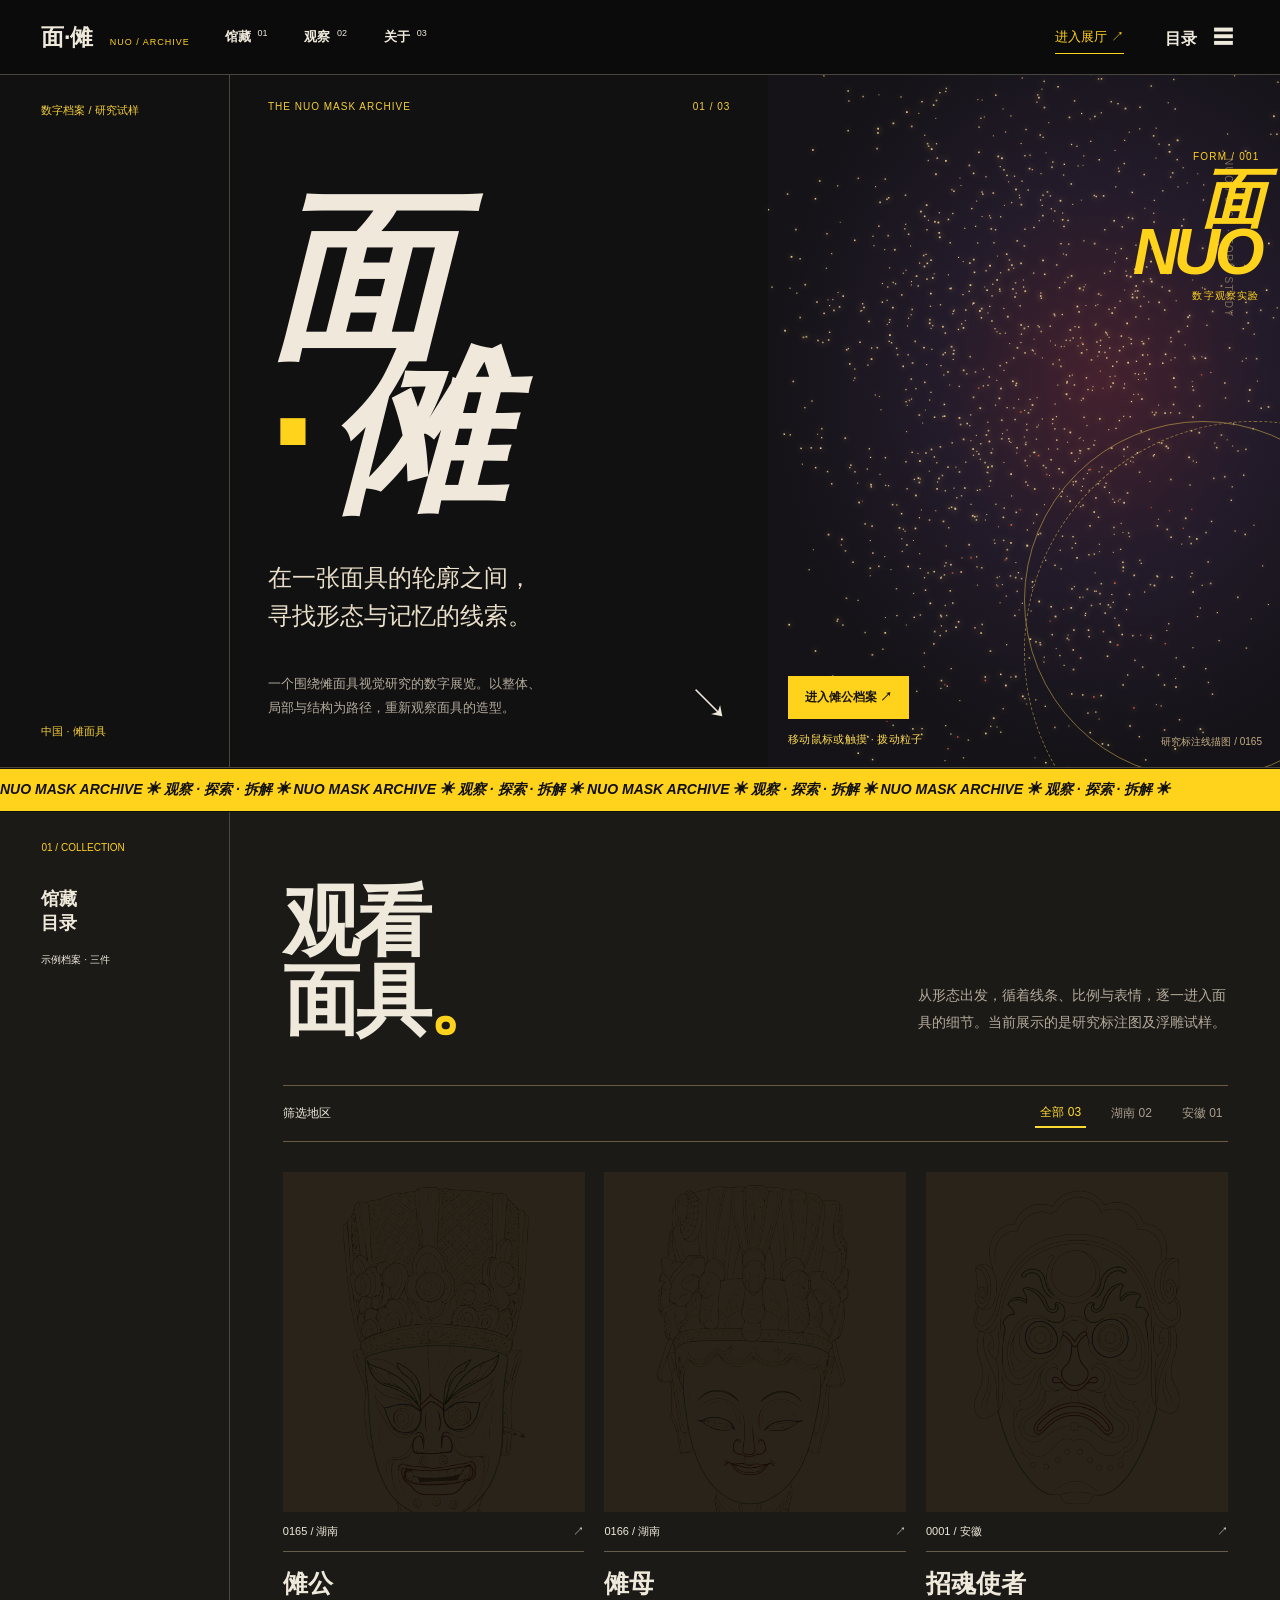
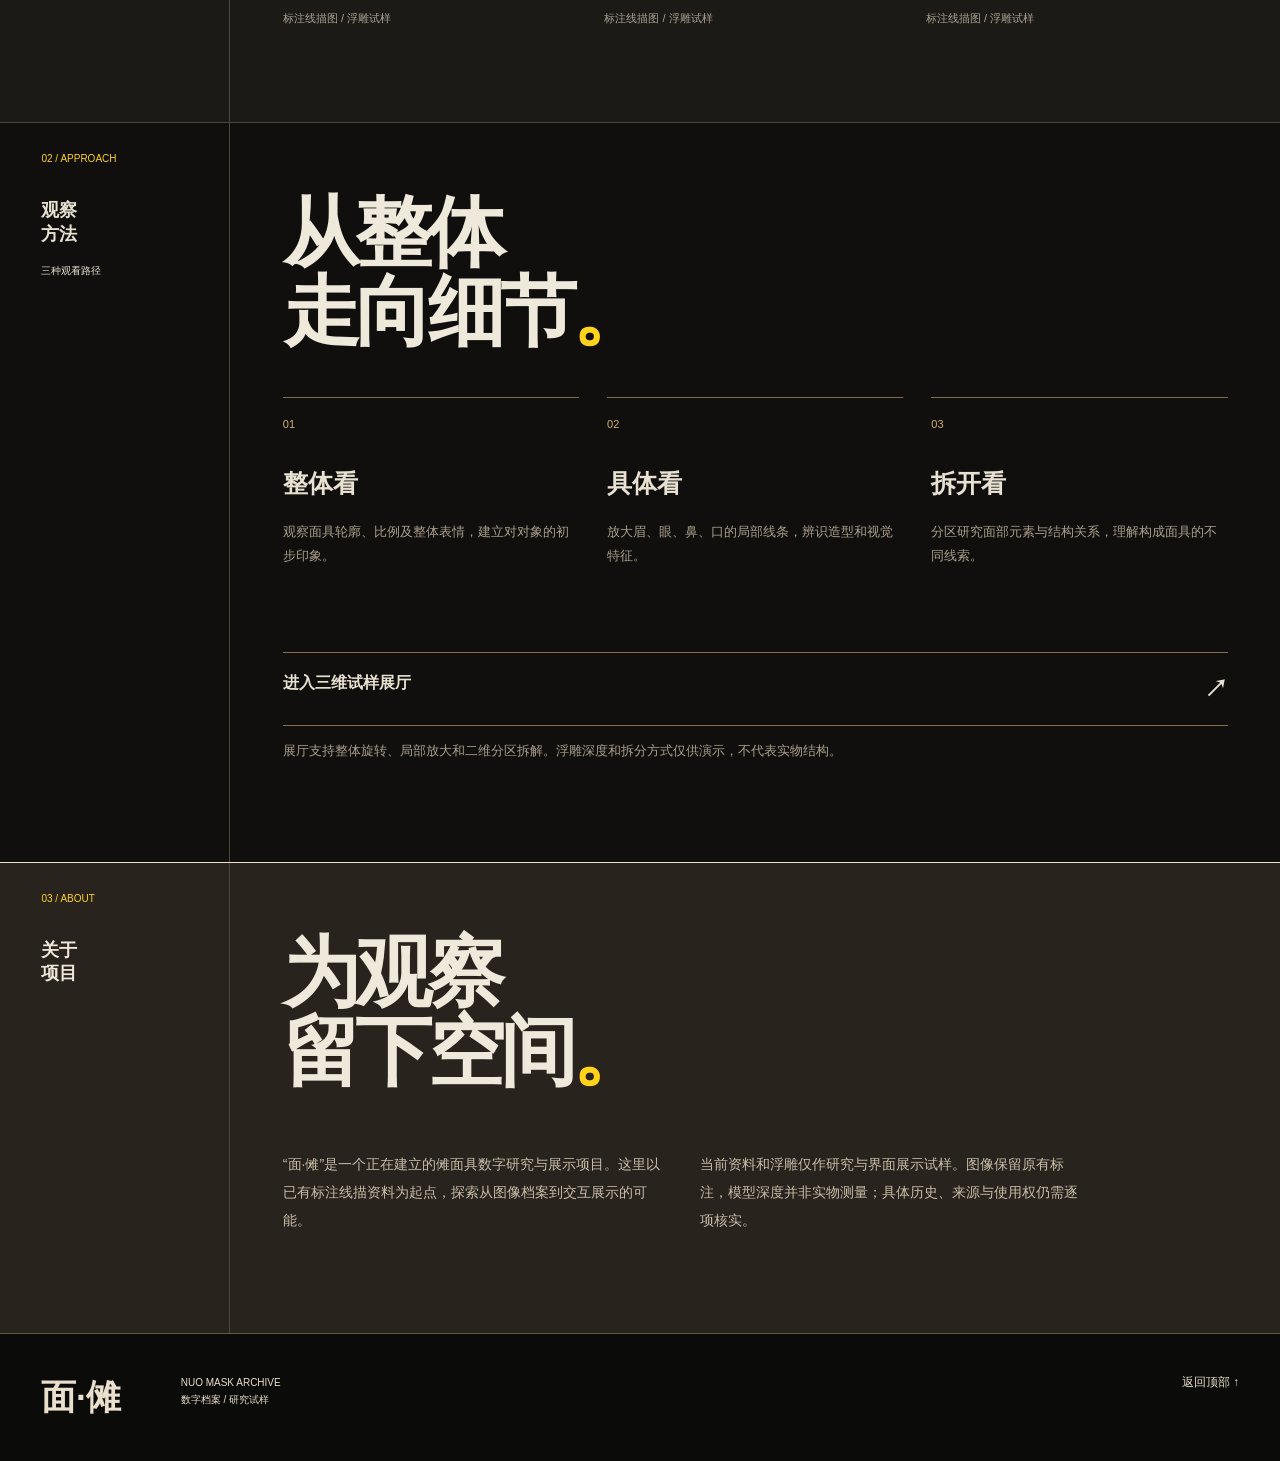
<file: index.html>
<!doctype html><html lang="zh-CN"><head><meta charset="utf-8"><meta name="viewport" content="width=device-width,initial-scale=1"><title>面 · 傩 — 数字档案</title><link rel="stylesheet" href="style.css"></head><body><header class="top"><a class="logo" href="#home">面·傩 <span>NUO / ARCHIVE</span></a><nav><a href="#collection">馆藏 <sup>01</sup></a><a href="#observe">观察 <sup>02</sup></a><a href="#about">关于 <sup>03</sup></a></nav><a class="toplink" href="viewer/index.html">进入展厅 ↗</a><button id="menu" aria-expanded="false">目录 <span>☰</span></button></header><div id="overlay" hidden><div class="overlay-head"><span>面·傩 / 内容目录</span><button id="close">关闭 ×</button></div><div class="overlay-body"><a href="#home">序言 <small>00</small></a><a href="#collection">馆藏 <small>01</small></a><a href="#observe">观察 <small>02</small></a><a href="#about">关于 <small>03</small></a></div></div><main><section id="home" class="hero"><div class="hero-left"><span>数字档案 / 研究试样</span><span>中国 · 傩面具</span></div><div class="hero-main"><div class="hero-kicker">THE NUO MASK ARCHIVE <span>01 / 03</span></div><h1>面<br><em>·</em> 傩</h1><p class="lead">在一张面具的轮廓之间，<br>寻找形态与记忆的线索。</p><div class="hero-bottom"><p>一个围绕傩面具视觉研究的数字展览。以整体、局部与结构为路径，重新观察面具的造型。</p><a class="arrow" href="#collection" aria-label="浏览馆藏">↘</a></div></div><div class="hero-image"><img src="images/01_傩公.png" alt="湖南傩公研究标注线描图"><span>研究标注线描图 / 0165</span></div></section><section id="collection" class="collection"><div class="section-label"><span>01 / COLLECTION</span><p>馆藏<br>目录</p><small>示例档案 · 三件</small></div><div class="section-content"><div class="section-title"><h2>观看<br>面具<span>。</span></h2><p>从形态出发，循着线条、比例与表情，逐一进入面具的细节。当前展示的是研究标注图及浮雕试样。</p></div><div class="filter"><span>筛选地区</span><button class="active" data-filter="全部">全部 03</button><button data-filter="湖南">湖南 02</button><button data-filter="安徽">安徽 01</button></div><div class="grid"><article data-region="湖南"><a href="viewer/index.html"><div class="art-image"><img src="images/01_傩公.png" alt="傩公研究图"></div><div class="art-meta"><span>0165 / 湖南</span><span>↗</span></div><h3>傩公</h3><p>标注线描图 / 浮雕试样</p></a></article><article data-region="湖南"><a href="viewer/index.html?item=1"><div class="art-image"><img src="images/02_傩母.png" alt="傩母研究图"></div><div class="art-meta"><span>0166 / 湖南</span><span>↗</span></div><h3>傩母</h3><p>标注线描图 / 浮雕试样</p></a></article><article data-region="安徽"><a href="viewer/index.html?item=2"><div class="art-image"><img src="images/03_招魂使者.png" alt="招魂使者研究图"></div><div class="art-meta"><span>0001 / 安徽</span><span>↗</span></div><h3>招魂使者</h3><p>标注线描图 / 浮雕试样</p></a></article></div></div></section><section id="observe" class="observe"><div class="section-label"><span>02 / APPROACH</span><p>观察<br>方法</p><small>三种观看路径</small></div><div class="section-content"><h2>从整体<br>走向细节<span>。</span></h2><div class="steps"><div><span>01</span><h3>整体看</h3><p>观察面具轮廓、比例及整体表情，建立对对象的初步印象。</p></div><div><span>02</span><h3>具体看</h3><p>放大眉、眼、鼻、口的局部线条，辨识造型和视觉特征。</p></div><div><span>03</span><h3>拆开看</h3><p>分区研究面部元素与结构关系，理解构成面具的不同线索。</p></div></div><a class="enter" href="viewer/index.html">进入三维试样展厅 <span>↗</span></a><p class="notice">展厅支持整体旋转、局部放大和二维分区拆解。浮雕深度和拆分方式仅供演示，不代表实物结构。</p></div></section><section id="about" class="about"><div class="section-label"><span>03 / ABOUT</span><p>关于<br>项目</p></div><div class="section-content"><h2>为观察<br>留下空间<span>。</span></h2><div class="abouttext"><p>“面·傩”是一个正在建立的傩面具数字研究与展示项目。这里以已有标注线描资料为起点，探索从图像档案到交互展示的可能。</p><p>当前资料和浮雕仅作研究与界面展示试样。图像保留原有标注，模型深度并非实物测量；具体历史、来源与使用权仍需逐项核实。</p></div></div></section></main><footer><strong>面·傩</strong><span>NUO MASK ARCHIVE<br>数字档案 / 研究试样</span><a href="#home">返回顶部 ↑</a></footer><script src="particle-image.js"></script><script src="app.js"></script></body></html>
</file>
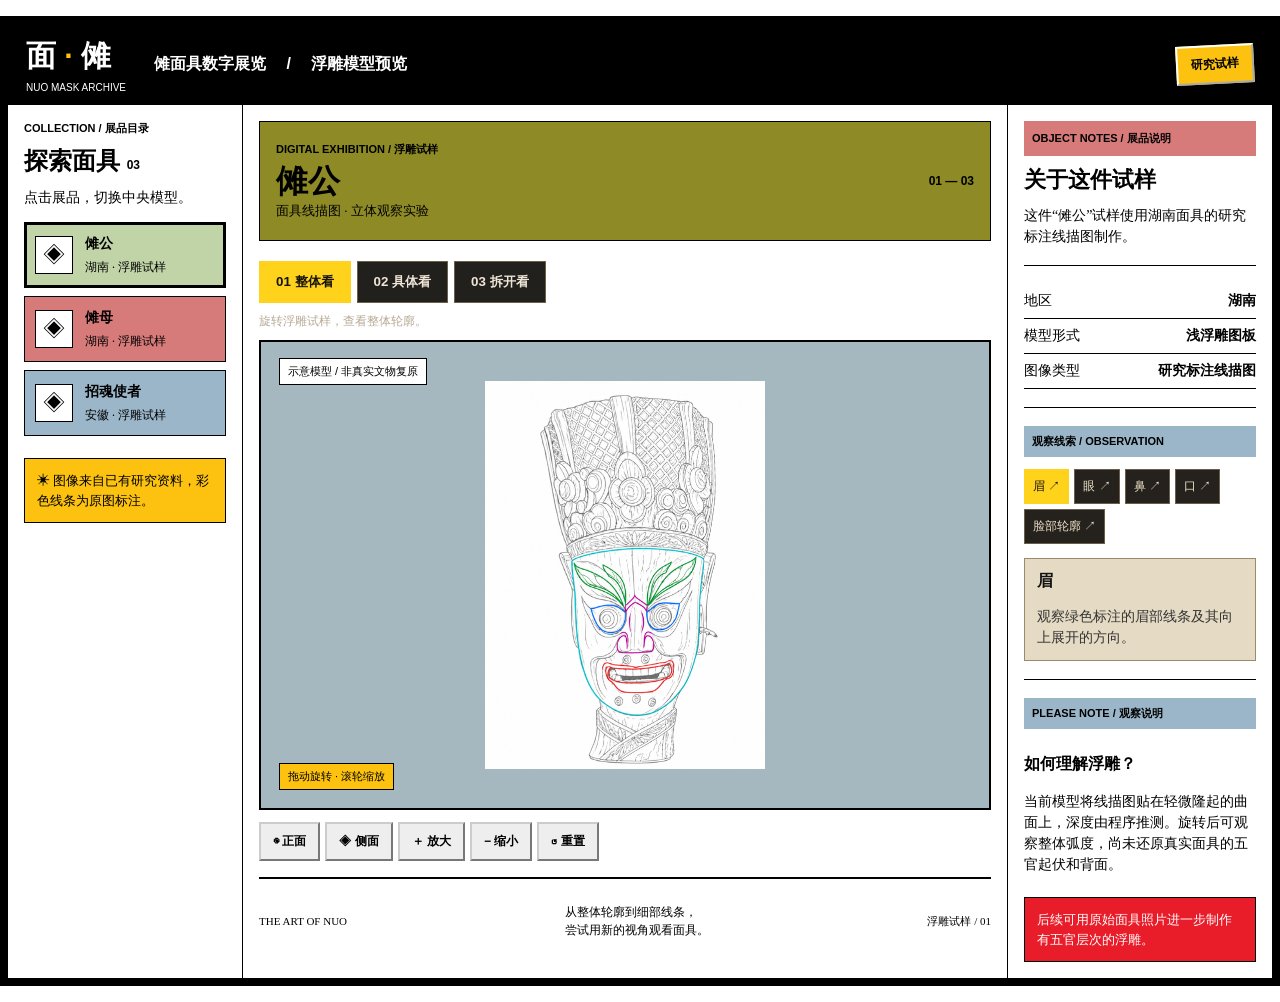
<file: viewer/index.html>
<!doctype html><html lang="zh-CN"><head><meta charset="utf-8"><meta name="viewport" content="width=device-width,initial-scale=1"><title>面·傩 | 浮雕试样展厅</title><link rel="stylesheet" href="style.css"></head><body><header><div class="brand">面 <em>·</em> 傩 <small>NUO MASK ARCHIVE</small></div><span>傩面具数字展览　 /　 浮雕模型预览</span><div class="badge">研究试样</div></header><main><aside><div class="eyebrow">COLLECTION / 展品目录</div><h2>探索面具 <small>03</small></h2><p>点击展品，切换中央模型。</p><div id="list"></div><div class="note">✳ 图像来自已有研究资料，彩色线条为原图标注。</div></aside><section><div class="top"><div><div class="eyebrow">DIGITAL EXHIBITION / 浮雕试样</div><h1 id="name"></h1><p>面具线描图 · 立体观察实验</p></div><span class="number">01 — 03</span></div><div class="modes" role="group" aria-label="观察方式"><button class="selected" data-mode="whole">01 整体看</button><button data-mode="detail">02 具体看</button><button data-mode="split">03 拆开看</button></div><p id="mode-explainer" class="mode-explainer">旋转浮雕试样，查看整体轮廓。</p><div class="stage"><div class="stage-label">示意模型 / 非真实文物复原</div><canvas id="view" width="1100" height="750" aria-label="面具浮雕模型"></canvas><div id="inspection" hidden><div id="photo-frame"><img id="base-image" alt="面具研究标注图"><div id="segments"></div><div id="markers"></div><div id="lens" hidden></div></div></div><div id="error"></div><div class="hint">拖动旋转 · 滚轮缩放</div></div><div class="controls"><button id="front">◉ 正面</button><button id="angle">◈ 侧面</button><button id="zoomIn">＋ 放大</button><button id="zoomOut">− 缩小</button><button id="reset">↺ 重置</button></div><div class="caption"><span>THE ART OF NUO</span><p>从整体轮廓到细部线条，<br>尝试用新的视角观看面具。</p><span>浮雕试样 / 01</span></div></section><aside class="right"><div class="eyebrow">OBJECT NOTES / 展品说明</div><h2>关于这件试样</h2><p id="desc"></p><div class="rule"></div><div class="meta"><span>地区</span><b id="region"></b></div><div class="meta"><span>模型形式</span><b>浅浮雕图板</b></div><div class="meta"><span>图像类型</span><b>研究标注线描图</b></div><div class="rule"></div><div class="eyebrow">观察线索 / OBSERVATION</div><div id="part-buttons"></div><div class="selection-info" aria-live="polite"><b id="part-title">选择一个部位</b><p id="part-description">在“具体看”或“拆开看”中选择眉、眼、鼻、口或面部轮廓。</p></div><div class="rule"></div><div class="eyebrow">PLEASE NOTE / 观察说明</div><h3>如何理解浮雕？</h3><p>当前模型将线描图贴在轻微隆起的曲面上，深度由程序推测。旋转后可观察整体弧度，尚未还原真实面具的五官起伏和背面。</p><div class="note">后续可用原始面具照片进一步制作有五官层次的浮雕。</div></aside></main><script src="models.js"></script><script src="viewer.js"></script><script src="observe.js"></script></body></html>
</file>
<file: style.css>
*{box-sizing:border-box}html{scroll-behavior:smooth}body{margin:0;color:#151515;background:#e6e6e1;font-family:Arial,'Microsoft YaHei',sans-serif}a{color:inherit;text-decoration:none}button{font:inherit;cursor:pointer}img{display:block;max-width:100%}.top{height:75px;display:flex;align-items:center;border-bottom:1px solid #151515;padding:0 3.2%;gap:35px;background:#ecece7}.logo{font-weight:900;font-size:23px;white-space:nowrap}.logo span{font:9px Arial;letter-spacing:1px;margin-left:10px}.top nav{display:flex;gap:37px;flex:1}.top nav a{font-size:13px;font-weight:bold}.top sup{font:9px Arial;margin-left:3px}.toplink{font-size:13px;border-bottom:1px solid;padding:7px 0}.top button,.overlay-head button{border:0;background:none;font-weight:bold}.top button span{font-size:20px;margin-left:12px}.hero{display:grid;grid-template-columns:18% 42% 40%;min-height:680px;border-bottom:1px solid}.hero-left{padding:28px 18%;border-right:1px solid;display:flex;flex-direction:column;justify-content:space-between;font-size:11px}.hero-main{padding:26px 7% 35px;display:flex;flex-direction:column}.hero-kicker{display:flex;justify-content:space-between;font-size:10px;letter-spacing:1px}.hero h1{font-size:clamp(110px,14vw,210px);line-height:.85;letter-spacing:-.08em;margin:90px 0 28px;font-weight:900}.hero h1 em{font-style:normal;color:#aa432d}.lead{font:24px/1.6 'Microsoft YaHei',sans-serif}.hero-bottom{margin-top:auto;display:flex;align-items:end;gap:20px}.hero-bottom p{max-width:280px;font-size:13px;line-height:1.8}.arrow{font-size:42px;margin-left:auto}.hero-image{background:#ccc9c0;position:relative;display:flex;align-items:center;justify-content:center;padding:6%}.hero-image img{height:570px;width:100%;object-fit:contain;mix-blend-mode:multiply}.hero-image span{position:absolute;right:18px;bottom:18px;font-size:10px}.collection,.observe,.about{display:grid;grid-template-columns:18% 82%;border-bottom:1px solid}.section-label{border-right:1px solid;padding:30px 18%;font-size:10px}.section-label p{font-size:18px;font-weight:bold;line-height:1.3;margin-top:35px}.section-label small{font-size:10px}.section-content{padding:70px 5% 85px}.section-title{display:flex;justify-content:space-between;align-items:end;gap:30px}.section-content h2{font-size:clamp(54px,6vw,90px);line-height:1.03;letter-spacing:-.06em;margin:0 0 45px}.section-content h2 span{color:#ac402d}.section-title p{font-size:14px;line-height:1.9;max-width:310px;margin-bottom:50px}.filter{display:flex;align-items:center;gap:20px;border-top:1px solid;border-bottom:1px solid;padding:13px 0;font-size:12px}.filter span{margin-right:auto}.filter button{border:0;background:none;padding:5px;color:#777}.filter button.active{color:#111;border-bottom:2px solid}.grid{display:grid;grid-template-columns:repeat(3,1fr);gap:20px;margin-top:30px}.art-image{height:340px;background:#d0cec6;display:grid;place-items:center;overflow:hidden}.art-image img{width:100%;height:100%;object-fit:contain;mix-blend-mode:multiply;transition:transform .35s}.grid a:hover img{transform:scale(1.035)}.art-meta{display:flex;justify-content:space-between;border-bottom:1px solid;padding:12px 0;font-size:11px}.grid h3{font-size:25px;margin:15px 0 5px}.grid p{font-size:11px;color:#555}.observe{background:#222;color:#eee}.observe .section-label{border-color:#888}.steps{display:grid;grid-template-columns:repeat(3,1fr);gap:28px}.steps>div{border-top:1px solid #777;padding-top:16px}.steps span{font-size:11px}.steps h3{font-size:25px;margin:35px 0 20px}.steps p,.notice{font-size:13px;line-height:1.9;color:#bdbdb8}.enter{display:flex;justify-content:space-between;border-top:1px solid #aaa;border-bottom:1px solid #aaa;margin-top:70px;padding:20px 0;font-weight:bold}.enter span{font-size:24px}.about{background:#e8e7df}.abouttext{display:grid;grid-template-columns:1fr 1fr;gap:35px;max-width:800px}.abouttext p{line-height:2;font-size:14px}footer{background:#171717;color:white;padding:40px 3.2%;display:flex;gap:60px;align-items:start}footer strong{font-size:35px}footer span{font-size:10px;line-height:1.7}footer a{margin-left:auto;font-size:12px}#overlay{position:fixed;inset:0;z-index:4;background:#181818;color:white;padding:25px 4%;overflow:auto}#overlay[hidden]{display:none}.overlay-head{display:flex;justify-content:space-between;border-bottom:1px solid #777;padding-bottom:20px;font-size:12px}.overlay-head button{color:white}.overlay-body{display:grid;max-width:950px;margin:40px auto}.overlay-body a{font-size:clamp(50px,7vw,100px);border-bottom:1px solid #666;padding:12px 0;font-weight:bold;display:flex;justify-content:space-between}.overlay-body small{font:14px Arial}body.menu-open{overflow:hidden}@media(max-width:850px){.top nav{display:none}.toplink{margin-left:auto}.hero{grid-template-columns:1fr 1fr}.hero-left{display:none}.hero h1{font-size:110px}.hero-image img{height:470px}.collection,.observe,.about{grid-template-columns:1fr}.section-label{border:0;border-bottom:1px solid;padding:20px 5%;display:flex;gap:25px;align-items:center}.section-label p{margin:0;font-size:14px}.section-content{padding:50px 5%}.art-image{height:260px}}@media(max-width:580px){.logo span,.toplink{display:none}.top button{margin-left:auto}.hero{display:flex;flex-direction:column;min-height:0}.hero-main{min-height:430px;padding:25px}.hero h1{margin-top:45px}.hero-image img{height:350px}.hero-image{min-height:380px}.section-title{display:block}.section-title p{margin-bottom:30px}.grid{grid-template-columns:1fr 1fr}.art-image{height:220px}.steps,.abouttext{grid-template-columns:1fr}.steps h3{margin:15px 0}.filter{gap:6px}.filter button{font-size:11px}footer{gap:20px}}
/* Motion follows the archive's restrained editorial rhythm. */
@media (prefers-reduced-motion:no-preference){.hero-kicker,.hero h1,.hero .lead,.hero-bottom,.hero-image img,.hero-image span{opacity:0;transform:translateY(24px);transition:opacity .8s ease,transform 1s cubic-bezier(.2,.75,.2,1)}.ready .hero-kicker,.ready .hero h1,.ready .hero .lead,.ready .hero-bottom,.ready .hero-image img,.ready .hero-image span{opacity:1;transform:translateY(0)}.hero h1{transition-delay:.08s!important}.hero .lead{transition-delay:.22s!important}.hero-bottom{transition-delay:.35s!important}.hero-image img{transition-delay:.18s!important}.hero-image span{transition-delay:.35s!important}.reveal{opacity:0;transform:translateY(30px);transition:opacity .75s ease var(--delay,0ms),transform .9s cubic-bezier(.2,.75,.2,1) var(--delay,0ms)}.reveal.seen{opacity:1;transform:translateY(0)}#overlay{opacity:0;transform:translateY(-2%);transition:opacity .4s ease,transform .4s cubic-bezier(.2,.7,.2,1)}#overlay.is-open{opacity:1;transform:translateY(0)}.overlay-body a{opacity:0;transform:translateY(22px);transition:opacity .4s ease,transform .55s cubic-bezier(.2,.7,.2,1)}#overlay.is-open .overlay-body a{opacity:1;transform:translateY(0)}#overlay.is-open .overlay-body a:nth-child(1){transition-delay:.07s}#overlay.is-open .overlay-body a:nth-child(2){transition-delay:.13s}#overlay.is-open .overlay-body a:nth-child(3){transition-delay:.19s}#overlay.is-open .overlay-body a:nth-child(4){transition-delay:.25s}.arrow,.enter span,.art-meta span:last-child{display:inline-block;transition:transform .3s ease}.arrow:hover,.enter:hover span,.grid a:hover .art-meta span:last-child{transform:translate(5px,5px)}.art-image img{transition:transform .7s cubic-bezier(.2,.7,.2,1)}.grid a:hover img{transform:scale(1.055)}}
@media (prefers-reduced-motion:reduce){html{scroll-behavior:auto}*,*::before,*::after{animation-duration:.01ms!important;transition-duration:.01ms!important}}
/* Observed reference: the principal title rises from below before navigation and copy settle. */
@media (prefers-reduced-motion:no-preference){.hero{overflow:hidden}.hero h1{opacity:1!important;transform:translateY(58vh)!important;transition:transform 1.55s cubic-bezier(.76,0,.24,1)!important;transition-delay:0s!important}.ready .hero h1{transform:translateY(0)!important}.top{opacity:0;transform:translateY(-10px);transition:opacity .6s ease 1.15s,transform .6s ease 1.15s}.ready .top{opacity:1;transform:translateY(0)}.hero-kicker{transition-delay:1.1s!important}.hero .lead{transition-delay:1.25s!important}.hero-bottom{transition-delay:1.45s!important}.hero-image img{transition-delay:1.2s!important}.hero-image span{transition-delay:1.4s!important}.hero-left{opacity:0;transition:opacity .65s ease 1.25s}.ready .hero-left{opacity:1}}
@media(prefers-reduced-motion:no-preference){
.opening{position:fixed;inset:0;z-index:20;background:#171715;color:#eae9e2;display:flex;flex-direction:column;padding:28px 3.2%;pointer-events:none;transition:transform .9s cubic-bezier(.77,0,.18,1),visibility 0s linear .9s}.opening-grid,.opening-bottom{display:flex;justify-content:space-between;font:10px Arial;letter-spacing:.12em}.opening-center{margin:auto;display:flex;flex-direction:column;align-items:center;gap:15px;overflow:hidden}.opening-center strong{font:900 clamp(100px,17vw,240px)/1 'Microsoft YaHei',sans-serif;letter-spacing:-.08em;transform:translateY(110%);transition:transform .9s cubic-bezier(.18,.8,.24,1)}.opening-run .opening-center strong{transform:translateY(0)}.opening-center i{color:#bc4932;font-style:normal}.opening-index,.opening-sub{font-size:11px;letter-spacing:.15em;opacity:0;transition:opacity .45s ease .45s}.opening-run .opening-index,.opening-run .opening-sub{opacity:1}.opening-line{height:1px;background:#555;margin-bottom:16px}.opening-line span{display:block;height:100%;width:100%;background:#ecece6;transform:scaleX(0);transform-origin:left;transition:transform 1.7s cubic-bezier(.2,.7,.2,1)}.opening-run .opening-line span{transform:scaleX(1)}.opening-exit{transform:translateY(-100%);visibility:hidden}.scroll-progress{position:fixed;z-index:19;top:0;left:0;width:100%;height:3px;background:#b33e2e;transform-origin:left;pointer-events:none}.hero-image{isolation:isolate}.hero-image img{position:relative;z-index:1;will-change:transform}.ready .hero-image img{transform:translateY(var(--drift,0px))!important}.hero-rings{position:absolute;inset:0;overflow:hidden;pointer-events:none;z-index:0;opacity:.6}.hero-rings span{position:absolute;left:50%;top:50%;width:min(70%,440px);aspect-ratio:1;border:1px solid #77776f;border-radius:50%;transform:translate(-50%,-50%);animation:ring-turn 26s linear infinite}.hero-rings span:nth-child(2){width:min(90%,560px);border-style:dashed;animation-direction:reverse;animation-duration:42s}.hero-rings i{position:absolute;top:12%;right:9%;font:10px Arial;writing-mode:vertical-rl;letter-spacing:.14em}.grid article{perspective:1000px}.art-image{transform:perspective(1000px) rotateX(var(--tilt-x,0deg)) rotateY(var(--tilt-y,0deg));transition:transform .35s ease;background:#cfccc3}.art-image:after{content:'查看档案 ↗';position:absolute;right:14px;bottom:14px;background:#1b1b19;color:#fff;padding:10px 14px;font-size:11px;opacity:0;transform:translateY(8px);transition:opacity .3s,transform .3s}.grid a:hover .art-image:after,.grid a:focus-visible .art-image:after{opacity:1;transform:translateY(0)}.art-image{position:relative}.enter{position:relative;overflow:hidden;transition:padding .35s ease,color .35s ease}.enter:before{content:'';position:absolute;inset:0;background:#e8e7df;transform:scaleY(0);transform-origin:bottom;transition:transform .35s ease}.enter:hover{color:#171715;padding-left:15px;padding-right:15px}.enter:hover:before{transform:scaleY(1)}.enter span,.enter{z-index:0}.enter span{position:relative;z-index:1}.enter:before{z-index:-1}@keyframes ring-turn{to{transform:translate(-50%,-50%) rotate(360deg)}}
}
/* Dark lacquer, aged gold and vermilion palette */
html{background:#12110f}body{background:#171613;color:#eee9db}.top{background:#171613;color:#eee9db;border-color:#4b453b}.logo span,.hero-kicker,.hero-left,.section-label span{color:#c6ad79}.toplink{color:#dfc493}.hero{border-color:#4b453b}.hero-left,.section-label{border-color:#4b453b}.hero h1{color:#f0e9db}.hero h1 em,.section-content h2 span{color:#c04a32}.lead{color:#eadfc9}.hero-bottom p,.section-title p{color:#b3aa9b}.hero-image{background:#1e1b17}.hero-image img{opacity:.72;filter:sepia(1) brightness(.75)}.hero-image.particle-ready img{opacity:0!important}.particle-canvas{position:absolute;inset:0;width:100%;height:100%;z-index:2;touch-action:pan-y}.hero-rings{opacity:.55}.hero-rings span{border-color:#927a50}.hero-rings i,.hero-image span{color:#c3ad83;z-index:3;pointer-events:none}.collection{background:#1c1a17;border-color:#4b453b}.section-content h2{color:#eee9db}.filter{border-color:#6a5b45}.filter button{color:#a99e8d}.filter button.active{color:#eed2a0;border-color:#c95135}.art-image{background:#30291f}.art-image img{filter:sepia(.7) brightness(.85)}.art-meta{border-color:#675d4e}.grid p{color:#aaa193}.observe{background:#100f0d;color:#e8e1d2}.observe .section-label{border-color:#50473a}.steps>div{border-color:#806b4b}.steps span{color:#d2ae70}.steps p,.notice{color:#aa9e8c}.enter{border-color:#866f4f}.enter:before{background:#d8bd8a}.enter:hover{color:#18140f}.about{background:#28231d;color:#eee6d8;border-color:#655744}.abouttext p{color:#c8bdab}footer{background:#0b0b0a;color:#e9dfcc}.opening{background:#0c0b0a;color:#e9dfcc}.opening-center i{color:#bf4d32}.opening-line span,.scroll-progress{background:#cf5b3b}.grid a:focus-visible,.top a:focus-visible,button:focus-visible{outline:2px solid #e3bd76;outline-offset:4px}@media(prefers-reduced-motion:reduce){.hero-image img{opacity:.8;filter:sepia(.7)}}
.top button{color:#eee9db}.hero-image.particle-ready:after{content:'移动鼠标或触摸 · 拨动粒子';position:absolute;left:20px;bottom:20px;color:#cfb788;font:11px Arial,'Microsoft YaHei',sans-serif;letter-spacing:.03em;z-index:4;pointer-events:none}@media(max-width:580px){.hero-image.particle-ready:after{font-size:10px}}
/* Racing-inspired launch typography and graphic cues; existing collection remains intact. */
:root{--race-yellow:#ffd21c}body{background:#100f10}.top{background:#0b0b0c;border-bottom:1px solid #49443d}.logo{font-weight:900}.logo span{color:#ffd21c}.toplink{color:#ffd21c}.hero{background:#111112}.hero-left,.hero-kicker{color:#f5cf37}.hero h1{font-weight:900;font-style:italic;letter-spacing:-.11em;transform-origin:left center}.hero h1 em{color:#ffd21c}.hero-image{background:#151318}.hero-image:before{content:'';position:absolute;inset:0;background:radial-gradient(ellipse at 65% 44%,#5a2738 0%,#291e32 35%,transparent 69%);opacity:.7;pointer-events:none}.hero-rings span{border-color:#d4b54c}.particle-canvas{filter:drop-shadow(0 0 3px #edc46e)}.race-stamp{position:absolute;z-index:3;right:4%;top:11%;display:flex;flex-direction:column;align-items:flex-end;text-align:right;color:#ffd21c;pointer-events:none}.race-stamp span,.race-stamp small{font:10px Arial,'Microsoft YaHei',sans-serif;letter-spacing:.12em}.race-stamp b{font:italic 900 clamp(36px,5vw,76px)/.82 Arial,sans-serif;letter-spacing:-.08em;margin:10px 0}.race-band{display:flex;overflow:hidden;background:#ffd21c;color:#101012;border-block:1px solid #101012;white-space:nowrap;padding:12px 0;font:italic 900 14px Arial,'Microsoft YaHei',sans-serif}.race-band div{flex:none;animation:race-marquee 24s linear infinite}.filter button.active{color:#ffda32;border-color:#ffda32}.section-content h2 span,.opening-center i{color:#ffd21c}.opening{background:#09090a}.opening-grid,.opening-bottom{color:#ffd21c}.opening-center strong{font-style:italic}.opening-line span,.scroll-progress{background:#ffd21c}.opening-center:before,.opening-center:after{content:'';position:absolute;width:30vw;height:28vh;z-index:-1;background:#281f36;opacity:.75;transform:skewX(-14deg)}.opening-center:before{left:18%;top:35%;background:#392539}.opening-center:after{right:18%;top:35%;background:#6e5220}.opening-center strong{color:#f5f2e8;text-shadow:5px 5px 0 #171717}.opening-center strong i{color:#ffd21c}.opening-exit{clip-path:polygon(0 0,100% 0,100% 100%,0 100%)}.hero-image.particle-ready:after{color:#ffdc53}.art-image:after{background:#ffd21c!important;color:#101012!important}.enter:before{background:#ffd21c}.enter:hover{color:#111}.observe .section-label span,.section-label span{color:#ffd21c}@keyframes race-marquee{to{transform:translateX(-100%)}}@media(prefers-reduced-motion:reduce){.race-band div{animation:none}.hero-image:before{opacity:.4}}@media(max-width:600px){.race-stamp{top:6%;right:6%}.race-stamp b{font-size:40px}.race-band{font-size:11px;padding:9px 0}}
.hero-image .race-stamp span{position:static;right:auto;bottom:auto;z-index:auto;color:#ffd21c;font:10px Arial,sans-serif;letter-spacing:.12em}.race-stamp{gap:5px}.race-stamp b{margin:6px 0}.race-stamp small{color:#ffd21c}
.particle-enter{position:absolute;z-index:5;bottom:48px;left:20px;color:#171410;background:#ffd21c;padding:12px 16px;font-size:12px;font-weight:bold;border:1px solid #ffd21c}.particle-enter:hover{background:#fff;color:#111}.particle-enter:focus-visible{outline:3px solid #fff;outline-offset:3px}.particle-transition .particle-canvas{transition:transform .6s cubic-bezier(.2,.8,.2,1),opacity .6s;transform:scale(.22);opacity:0}.particle-transition .hero-rings{transition:transform .6s,opacity .6s;transform:scale(.2);opacity:0}.particle-transition:before{transition:opacity .6s;opacity:0}@media(prefers-reduced-motion:reduce){.particle-transition .particle-canvas{transition:none}}
</file>
<file: viewer/style.css>
*{box-sizing:border-box}body{margin:0;background:#ebe9e3;color:#292824;font-family:Arial,'Microsoft YaHei',sans-serif}header{height:75px;background:#faf9f5;border-bottom:1px solid #dedbd3;display:flex;align-items:center;gap:42px;padding:0 32px;font-size:14px}header>span{flex:1}.brand{font:bold 27px Georgia,serif;line-height:1}.brand em{color:#a64631;font-style:normal}.brand small{display:block;font:8px Arial;letter-spacing:2px;margin-top:6px}.badge{font-size:11px;color:#a2503a;border:1px solid #d4c4b8;padding:8px 12px}main{display:grid;grid-template-columns:240px minmax(380px,1fr) 280px;min-height:calc(100vh - 75px)}aside{background:#f9f8f4;padding:32px 23px}.right{border-left:1px solid #dedbd3}.eyebrow{font-size:10px;letter-spacing:1.5px;color:#a64d34;font-weight:bold}h2{font:24px Georgia,'Microsoft YaHei',serif;margin:17px 0 10px}h2 small{font:11px Arial;color:#a2513a}p{font-size:12px;color:#858078;line-height:1.9}.item{border:0;width:100%;background:transparent;padding:14px 10px;display:flex;text-align:left;align-items:center;gap:12px;cursor:pointer;color:#333;border-radius:4px}.item.active{background:#eee6dc}.icon{width:38px;height:44px;background:#b37a5f;border-radius:50%;display:grid;place-items:center;color:#fff}.item b,.item small{display:block}.item small{margin-top:6px;color:#999}.note{background:#f0ece4;margin-top:30px;padding:16px;color:#8b7a6a;font-size:12px;line-height:1.8}section{padding:32px;background:#efeee9}.top{display:flex;justify-content:space-between;align-items:center}.top h1{font:32px Georgia,'Microsoft YaHei',serif;margin:15px 0 3px}.top p{margin:0}.number{font-size:11px;color:#aaa}.stage{margin-top:26px;height:min(55vw,510px);min-height:360px;position:relative;overflow:hidden;background:radial-gradient(ellipse at center,#f9f6f0,#e1dbd0);border:1px solid #d8d0c4}.stage:before{content:'';position:absolute;border:1px solid #cbbeb0;border-radius:50%;width:360px;height:360px;left:50%;top:50%;transform:translate(-50%,-50%);opacity:.5}canvas{position:relative;width:100%;height:100%;display:block;cursor:grab;touch-action:none}canvas:active{cursor:grabbing}.stage-label,.hint{position:absolute;z-index:1;color:#8c8073;font-size:10px;letter-spacing:1px}.stage-label{top:16px;left:18px}.hint{bottom:18px;left:18px}#error{position:absolute;top:50%;left:20px;color:#9e3c29}.controls{display:flex;gap:7px;padding:18px 0;flex-wrap:wrap}.controls button{border:1px solid #d4cec3;background:#faf9f5;padding:10px 14px;cursor:pointer;color:#59554e}.controls button:hover{background:#a15038;color:white}.caption{border-top:1px solid #d7d2c8;display:flex;align-items:center;justify-content:space-between;margin-top:20px;padding-top:20px;color:#aaa;font-size:10px;letter-spacing:1px}.caption p{letter-spacing:0}.rule{height:1px;background:#e1ddd6;margin:24px 0}.meta{display:flex;justify-content:space-between;padding:9px 0;font-size:12px}.meta span{color:#aaa}.meta b{font-weight:normal}.right h3{font-size:15px;margin-top:25px}@media(max-width:950px){main{grid-template-columns:200px 1fr}.right{grid-column:1/-1}.stage{height:430px}}@media(max-width:600px){header{padding:0 16px;gap:15px}header>span{font-size:11px}main{display:block}aside,section{padding:20px}.stage{height:360px;min-height:0}.caption{gap:10px}}
/* Dell 1996-inspired catalog treatment */
html{background:#fff}body{max-width:1500px;margin:16px auto;border:8px solid #000;background:white;color:#000;font-family:'Times New Roman','SimSun',serif}header{min-height:78px;height:auto;background:#000;color:#fff;border:0;padding:12px 18px;gap:28px;font:bold 16px Arial,'Microsoft YaHei',sans-serif}.brand{font:900 30px 'Arial Black','Microsoft YaHei',sans-serif;color:#fff}.brand em{color:#fcc20f}.brand small{color:#fff;font:10px Arial,sans-serif;letter-spacing:0;margin-top:5px}.badge{background:#fcc20f;color:#000;border:2px outset #fff;font:bold 12px Arial,'Microsoft YaHei',sans-serif;padding:9px 13px;transform:rotate(-3deg)}main{min-height:0;grid-template-columns:235px minmax(350px,1fr) 265px;background:#fff}aside{background:#fff;padding:16px;border-right:1px solid #000}.right{border:0;border-left:1px solid #000;background:#fff}.eyebrow{color:#000;letter-spacing:0;font:bold 11px Arial,'Microsoft YaHei',sans-serif}.left .eyebrow{background:#b3bd95;padding:10px 8px}h2{font:900 24px/1.05 'Arial Black','Microsoft YaHei',sans-serif;color:#000;margin:12px 0}h2 small{color:#000;font:bold 12px Arial,sans-serif}p{font:14px/1.5 'Times New Roman','SimSun',serif;color:#000}.item{border:1px solid #000;border-radius:0;margin:8px 0;padding:10px;background:#b3bd95;color:#000;min-height:66px}.item:nth-child(2){background:#d77a7a}.item:nth-child(3){background:#9ab6c8}.item.active{outline:3px solid #000;outline-offset:-3px;background:#c0d4a7}.icon{width:38px;height:38px;border:1px solid #000;border-radius:0;background:#fff;color:#000;font-size:22px}.item b{font:bold 14px Arial,'Microsoft YaHei',sans-serif}.item small{color:#000;font:12px 'Times New Roman','SimSun',serif}.note{background:#fcc20f;border:1px solid #000;color:#000;font:13px/1.5 'Times New Roman','SimSun',serif;padding:12px;margin-top:22px}section{background:#fff;padding:16px}.top{background:#8e8a25;border:1px solid #000;padding:16px;min-height:120px}.top .eyebrow{color:#000}.top h1{font:900 32px/1.05 'Arial Black','Microsoft YaHei',sans-serif;margin:8px 0 2px}.top p{margin:0;font-size:13px}.number{color:#000;font:bold 12px Arial,sans-serif}.stage{background:#a5b8c0;border:2px solid #000;margin-top:12px;height:470px;min-height:300px}.stage:before{display:none}.stage-label,.hint{color:#000;background:#fff;border:1px solid #000;padding:5px 8px;font:11px Arial,'Microsoft YaHei',sans-serif;letter-spacing:0}.hint{background:#fcc20f}.controls{gap:5px;padding:12px 0}.controls button{border:2px outset #ccc;border-radius:0;background:#eee;color:#000;padding:9px 12px;font:bold 12px Arial,'Microsoft YaHei',sans-serif;min-height:38px}.controls button:hover{background:#eee;color:#000}.controls button:active{border-style:inset}.controls button:focus-visible,.item:focus-visible{outline:3px solid #0000ee;outline-offset:2px}.caption{border-top:2px solid #000;margin-top:4px;padding:12px 0 0;color:#000;letter-spacing:0;font:11px 'Times New Roman',serif}.caption p{font-size:12px}.right>.eyebrow:first-child{background:#d77a7a;padding:10px 8px}.right h2{font-size:22px}.right h3{font:bold 16px Arial,'Microsoft YaHei',sans-serif}.rule{background:#000;height:1px;margin:18px 0}.meta{padding:8px 0;font:14px 'Times New Roman','SimSun',serif;border-bottom:1px solid #000}.meta span{color:#000}.meta b{font-weight:bold}.right .note{background:#e91d2a;color:white;border:1px solid #000;font-size:13px}.right .eyebrow{letter-spacing:0}.right .eyebrow:not(:first-child){background:#9ab6c8;padding:8px}.badge,.stage-label,.hint,.controls button{box-shadow:none}@media(max-width:950px){body{margin:8px;border-width:4px}main{grid-template-columns:190px 1fr}.right{grid-column:1/-1;border-left:0;border-top:1px solid #000}.stage{height:420px}}@media(max-width:600px){body{margin:0;border-width:2px}header{gap:12px;padding:10px;flex-wrap:wrap}.brand{font-size:23px}header>span{font-size:12px}main{display:block}aside,section{padding:12px}aside{border-right:0;border-bottom:1px solid #000}.right{border-top:1px solid #000}.top h1{font-size:25px}.stage{height:340px;min-height:0}.controls button{min-height:44px}.caption{gap:8px}}
/* Three observation modes */
.modes{display:flex;gap:6px;margin-top:20px;flex-wrap:wrap}.modes button{padding:11px 16px;border:1px solid #6c604a;background:#22201c;color:#eee5d6;cursor:pointer;font-weight:bold}.modes button.selected{background:#ffd21c;color:#171410;border-color:#ffd21c}.mode-explainer{font-size:12px;margin:9px 0;color:#b6a994}.stage{margin-top:10px}#view[hidden],#inspection[hidden],.controls[hidden],#lens[hidden]{display:none!important}#inspection{position:absolute;inset:0;display:grid;place-items:center;z-index:2;overflow:hidden}#photo-frame{height:82%;aspect-ratio:460/613;position:relative;max-width:80%;touch-action:pan-y}#base-image{display:block;width:100%;height:100%;object-fit:fill}#photo-frame.split #base-image{opacity:.15}#segments,#markers{position:absolute;inset:0;pointer-events:none}.marker{position:absolute;transform:translate(-50%,-50%);border:1px solid #171410;color:#171410;background:#ffd21c;width:28px;height:28px;border-radius:50%;font-weight:bold;pointer-events:auto;cursor:pointer;z-index:5}.marker.active{background:#cf492e;color:white}.segment{position:absolute;inset:0;width:100%;height:100%;padding:0;border:0;background:transparent;pointer-events:auto;cursor:pointer;transition:transform .7s cubic-bezier(.2,.7,.2,1),filter .3s}.segment img{width:100%;height:100%;display:block}.seg-0{transform:translateY(-20%)}.seg-1{transform:translate(-13%,-5%)}.seg-2{transform:translate(16%,0)}.seg-3{transform:translateY(18%)}.seg-4{transform:translate(-15%,6%);opacity:.7}.segment:hover,.segment.active{filter:drop-shadow(0 0 4px #ffcf30);z-index:4;opacity:1}#lens{position:absolute;width:130px;height:130px;border:3px solid #ffd21c;border-radius:50%;transform:translate(-50%,-50%);pointer-events:none;background-size:220% 220%;background-repeat:no-repeat;box-shadow:0 8px 30px #0009;z-index:8}#part-buttons{display:flex;flex-wrap:wrap;gap:5px;margin-top:12px}.part-button{background:#25211d;color:#eee2c8;border:1px solid #6a5e4a;padding:8px;font-size:12px;cursor:pointer}.part-button.active{background:#ffd21c;color:#14120f;border-color:#ffd21c}.selection-info{margin-top:14px;padding:12px;background:#e5dac4;border:1px solid #9c8b6a;color:#111}.selection-info p{margin-bottom:0;color:#333}button:focus-visible{outline:3px solid #e94e30;outline-offset:2px}@media(max-width:650px){#photo-frame{height:76%;max-width:70%}#lens{width:100px;height:100px}.modes button{flex:1;padding:10px 5px;font-size:12px}}
#photo-frame.split{transform:scale(.76);transform-origin:center}.seg-4{opacity:.22}.seg-4.active{opacity:.6}@media(prefers-reduced-motion:reduce){.segment{transition:none}}
</file>
